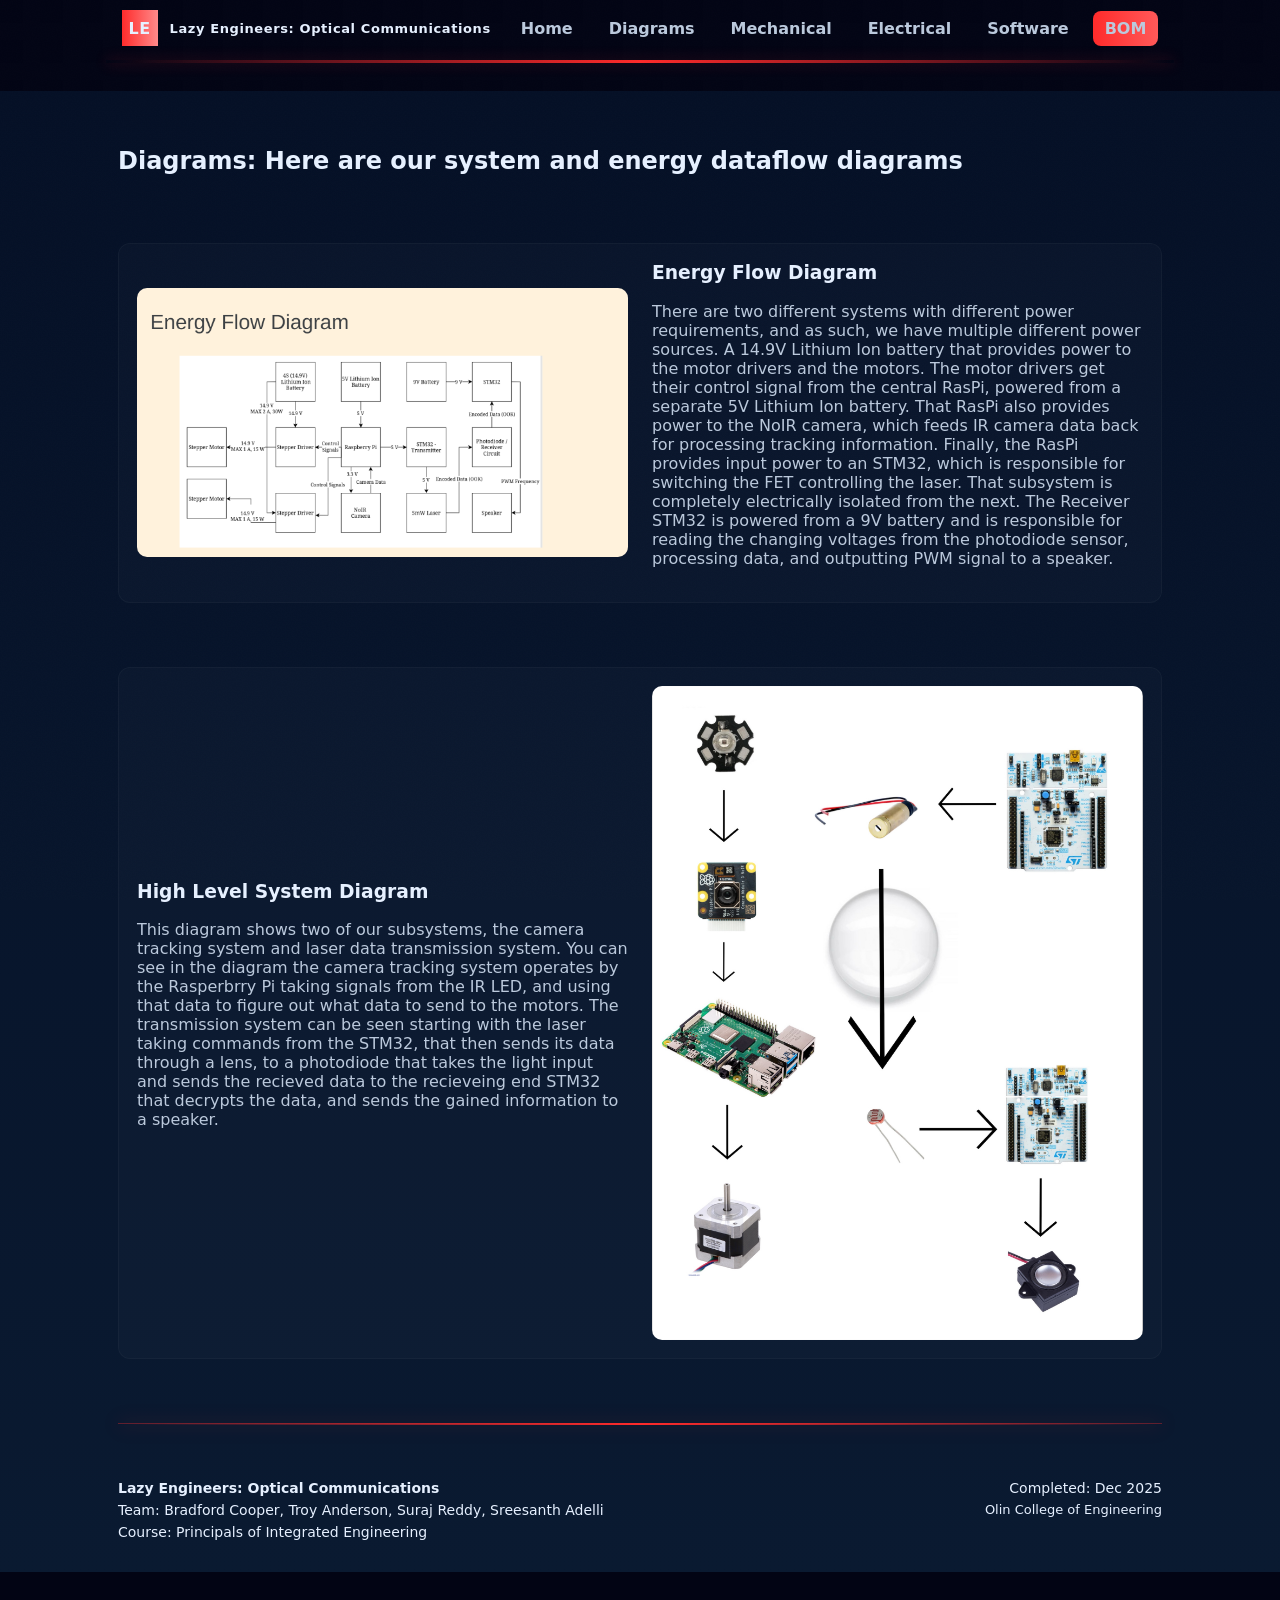
<file: diagrams.html>
<!doctype html>
<html lang="en">
<head>
  <meta charset="utf-8" />
  <meta name="viewport" content="width=device-width,initial-scale=1" />
  <title>Diagrams — Lazy Engineers: Optical Communications</title>
  <meta name="description" content="Diagrams for the LaserComms project." />
  <link rel="stylesheet" href="style.css">
  <style>
    /* Increase the font size of the Diagrams title */
    #diag-intro .section-title h2 { font-size: 1.5em; }
    /* Add extra spacing between diagram sections */
    .diagram-section { margin-bottom: 4rem; }
  </style>
</head>

<script>
/* Robust nav active highlighter — place this at the end of each page (before </body>) */
(function(){
  function normalizePageName(name){
    name = (name||'').toLowerCase().trim();
    // strip querystring
    name = name.split('?')[0].split('#')[0];
    if(name === '' || name === 'index.html') return 'main.html'; // change if your home file is different
    return name;
  }

  function setActiveNav(){
    const navLinks = document.querySelectorAll('.navlinks a');
    if(!navLinks.length) return;
    // current page file (e.g. 'main.html' or 'software.html')
    const rawPath = window.location.pathname.split('/').pop();
    const current = normalizePageName(rawPath);

    navLinks.forEach(link=>{
      const href = link.getAttribute('href') || '';
      // take last path segment, ignore anchors (#bom) and querystrings
      const linkFile = href.split('/').pop().split('#')[0].split('?')[0];
      const target = normalizePageName(linkFile);
      // handle links that are anchors to the current page like "#bom"
      if(href.startsWith('#')){
        // highlight if on the home/main page or same file with anchor
        if(current === normalizePageName(window.location.pathname.split('/').pop())) {
          // don't auto-activate anchor links unless desired — keep as non-active by default
          link.classList.remove('active');
          return;
        }
      }
      if(target === current){
        link.classList.add('active');
      } else {
        link.classList.remove('active');
      }
    });
  }

  if(document.readyState === 'loading'){
    document.addEventListener('DOMContentLoaded', setActiveNav);
  } else {
    setActiveNav();
  }
})();
</script>


<body>
  <div class="page-bg" aria-hidden="true"></div>
  <div class="noise" aria-hidden="true"></div>

  <!-- Navbar (same as main site) -->
  <nav id="topnav">
    <div class="navbar">
      <div class="brand">
        <div class="logo">LE</div>
        <div style="font-size:13px;color:var(--text)">Lazy Engineers: Optical Communications</div>
      </div>

      <div class="navlinks" role="navigation" aria-label="Main navigation">
        <a href="index.html">Home</a>
        <a href="diagrams.html" class="active">Diagrams</a>
        <a href="mechanical.html">Mechanical</a>
        <a href="electrical.html">Electrical</a>
        <a href="software.html">Software</a>
        <a href="main.html#bom" class="cta-btn">BOM</a>
      </div>
    </div>
    <div class="navbar-divider"></div>
  </nav>

  <main class="wrap">
    <div class="grad g2">
      <section id="diag-intro">
        <div class="section-title"><h2>Diagrams: Here are our system and energy dataflow diagrams</h2></div>
        <!-- <div class="panel placeholder">Here is our system and energy dataflow diagrams:</div> --> <!-- Uncomment if needed -->
      </section>

      <!-- Diagram row 1: image left, text right -->
      <section class="diagram-section panel" aria-labelledby="diag1-heading">
        <div style="display:grid;grid-template-columns:1fr 1fr;gap:24px;align-items:center;">
          <a href="assets/diag1.png" target="_blank" style="display:block;overflow:hidden;border-radius:10px;">
            <img src="assets/diag1.png" alt="System block diagram" style="width:100%;height:100%;object-fit:cover;display:block;transition:transform .25s,opacity .25s;">
          </a>
          <div>
            <h3 id="diag1-heading" style="margin-top:0;color:var(--text)">Energy Flow Diagram</h3>
            <p class="placeholder">There are two different systems with different power requirements, and as such, we have multiple different power sources. A 14.9V Lithium Ion battery that provides power to the motor drivers and the motors. The motor drivers get their control signal from the central RasPi, powered from a separate 5V Lithium Ion battery. That RasPi also provides power to the NoIR camera, which feeds IR camera data back for processing tracking information. Finally, the RasPi provides input power to an STM32, which is responsible for switching the FET controlling the laser. That subsystem is completely electrically isolated from the next. The Receiver STM32 is powered from a 9V battery and is responsible for reading the changing voltages from the photodiode sensor, processing data, and outputting PWM signal to a speaker. </p>
          </div>
        </div>
      </section>

      <!-- Diagram row 2: image right, text left (reverse) -->
      <section class="diagram-section panel" aria-labelledby="diag2-heading">
        <div style="display:grid;grid-template-columns:1fr 1fr;gap:24px;align-items:center;">
          <div>
            <h3 id="diag2-heading" style="margin-top:0;color:var(--text)">High Level System Diagram</h3>
            <p class="placeholder">This diagram shows two of our subsystems, the camera tracking system and laser data transmission system. You 
              can see in the diagram the camera tracking system operates by the Rasperbrry Pi taking signals from the IR LED, and using that data to 
              figure out what data to send to the motors. The transmission system can be seen starting with the laser taking commands from
              the STM32, that then sends its data through a lens, to a photodiode that takes the light input and sends the recieved data to the recieveing end STM32
              that decrypts the data, and sends the gained information to a speaker. 
            </p>
          </div>

          <a href="assets/diag2.png" target="_blank" style="display:block;overflow:hidden;border-radius:10px;justify-self:end;">
            <img src="assets/diag2.png" alt="High Level System Diagram" style="width:100%;height:100%;object-fit:cover;display:block;transition:transform .25s,opacity .25s;">
          </a>
        </div>
      </section>

      <!-- Footer follows immediately after last diagram -->
      <footer aria-label="Footer">
        <div style="display:flex;justify-content:space-between;flex-wrap:wrap;gap:16px;align-items:flex-start">
          <div>
            <div style="font-weight:600;color:var(--text)">Lazy Engineers: Optical Communications</div>
            <div style="margin-top:6px">Team: Bradford Cooper, Troy Anderson, Suraj Reddy, Sreesanth Adelli</div>
            <div style="margin-top:6px">Course: Principals of Integrated Engineering</div>
          </div>
          <div style="text-align:right">
            <div>Completed: Dec 2025</div>
            <div style="margin-top:6px;font-size:13px">Olin College of Engineering</div>
          </div>
        </div>
      </footer>
    </div>
  </main>

  <script>
    // simple hover affordance for diagram images
    document.querySelectorAll('a[href^="assets/diag"] img').forEach(img=>{
      img.parentElement.addEventListener('mouseenter', ()=>{ img.style.transform='scale(0.99)'; img.style.opacity='0.95'; });
      img.parentElement.addEventListener('mouseleave', ()=>{ img.style.transform='none'; img.style.opacity='1'; });
    });

    // keep nav highlight behavior for same-page anchors
    const links = Array.from(document.querySelectorAll('.navlinks a'));
    const sections = links.map(a=>document.querySelector(a.getAttribute('href'))).filter(Boolean);
    function updateActive(){
      let active = sections[0];
      for(const s of sections){
        const r = s.getBoundingClientRect();
        if(r.top <= 120) active = s;
      }
      links.forEach(a=>a.classList.toggle('active', document.querySelector(a.getAttribute('href')) === active));
    }
    window.addEventListener('scroll', updateActive, {passive:true});
    updateActive();
  </script>
</body>
</html>
</file>
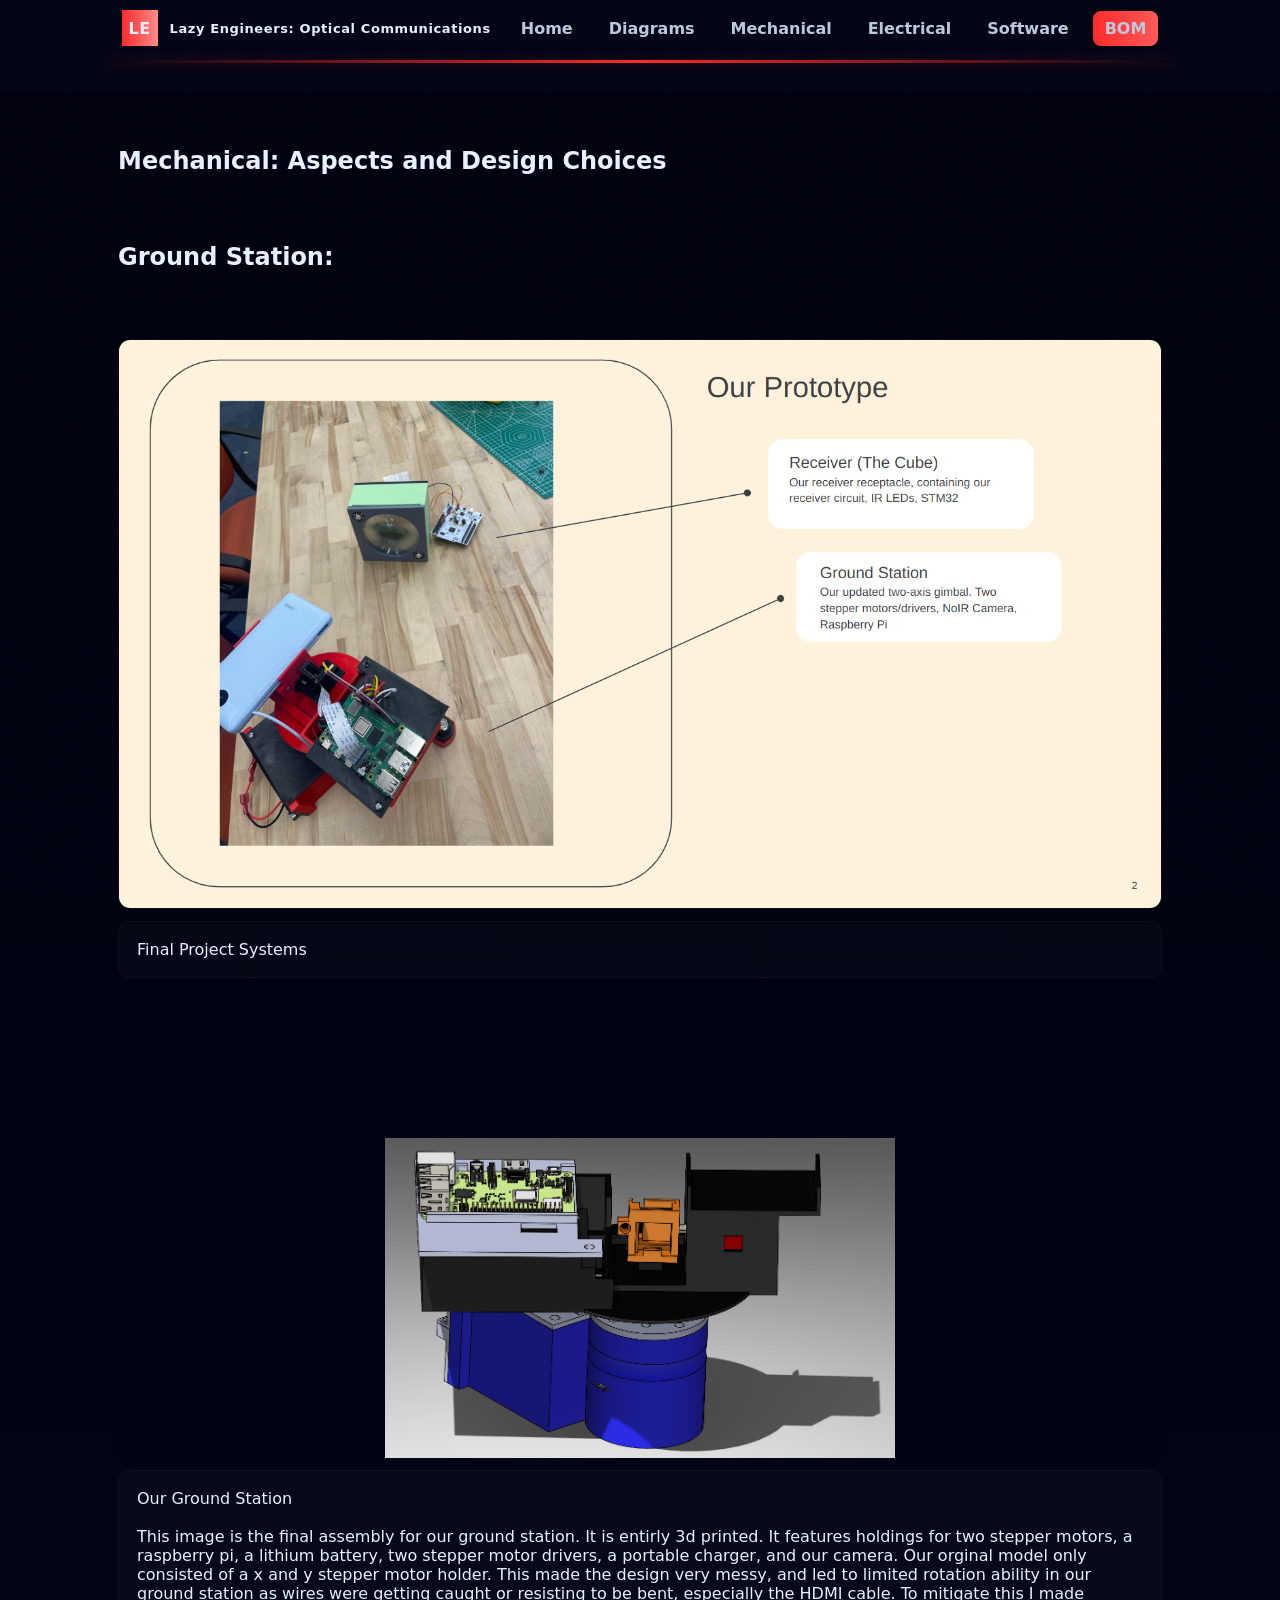
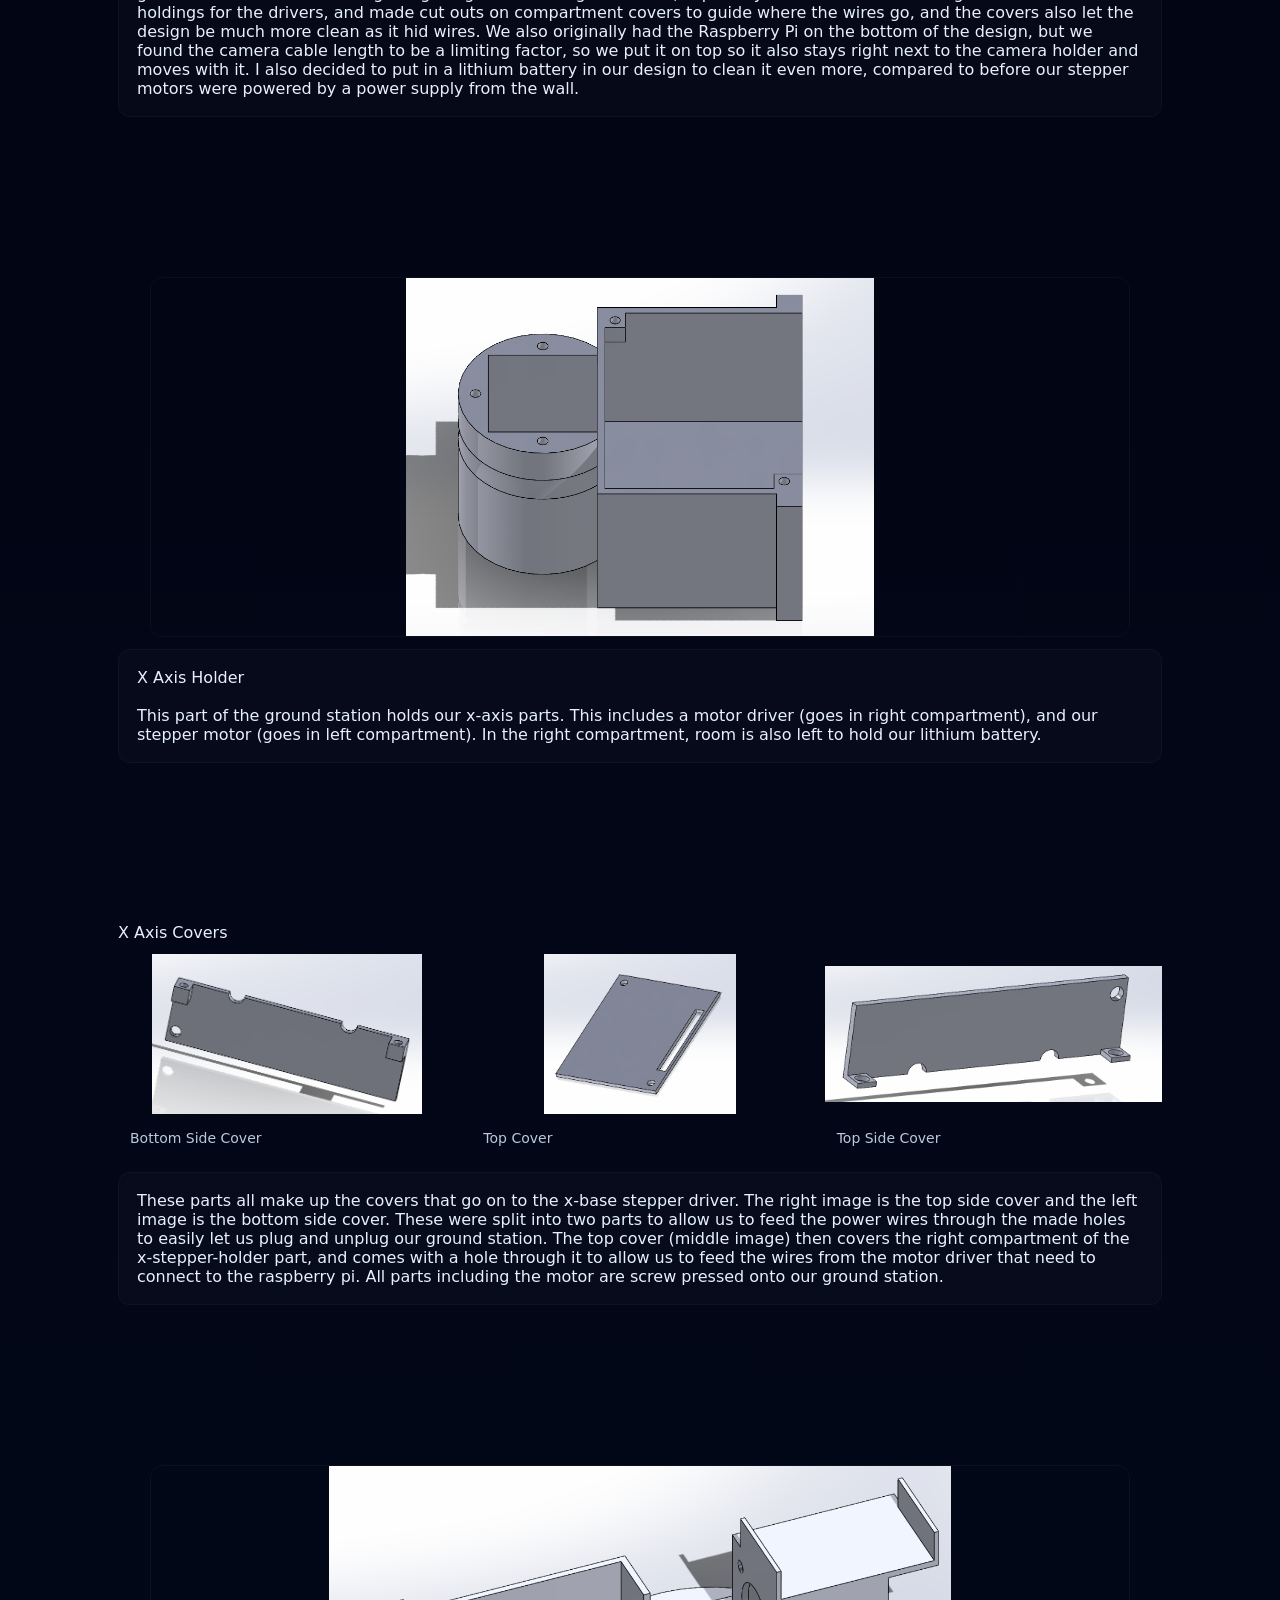
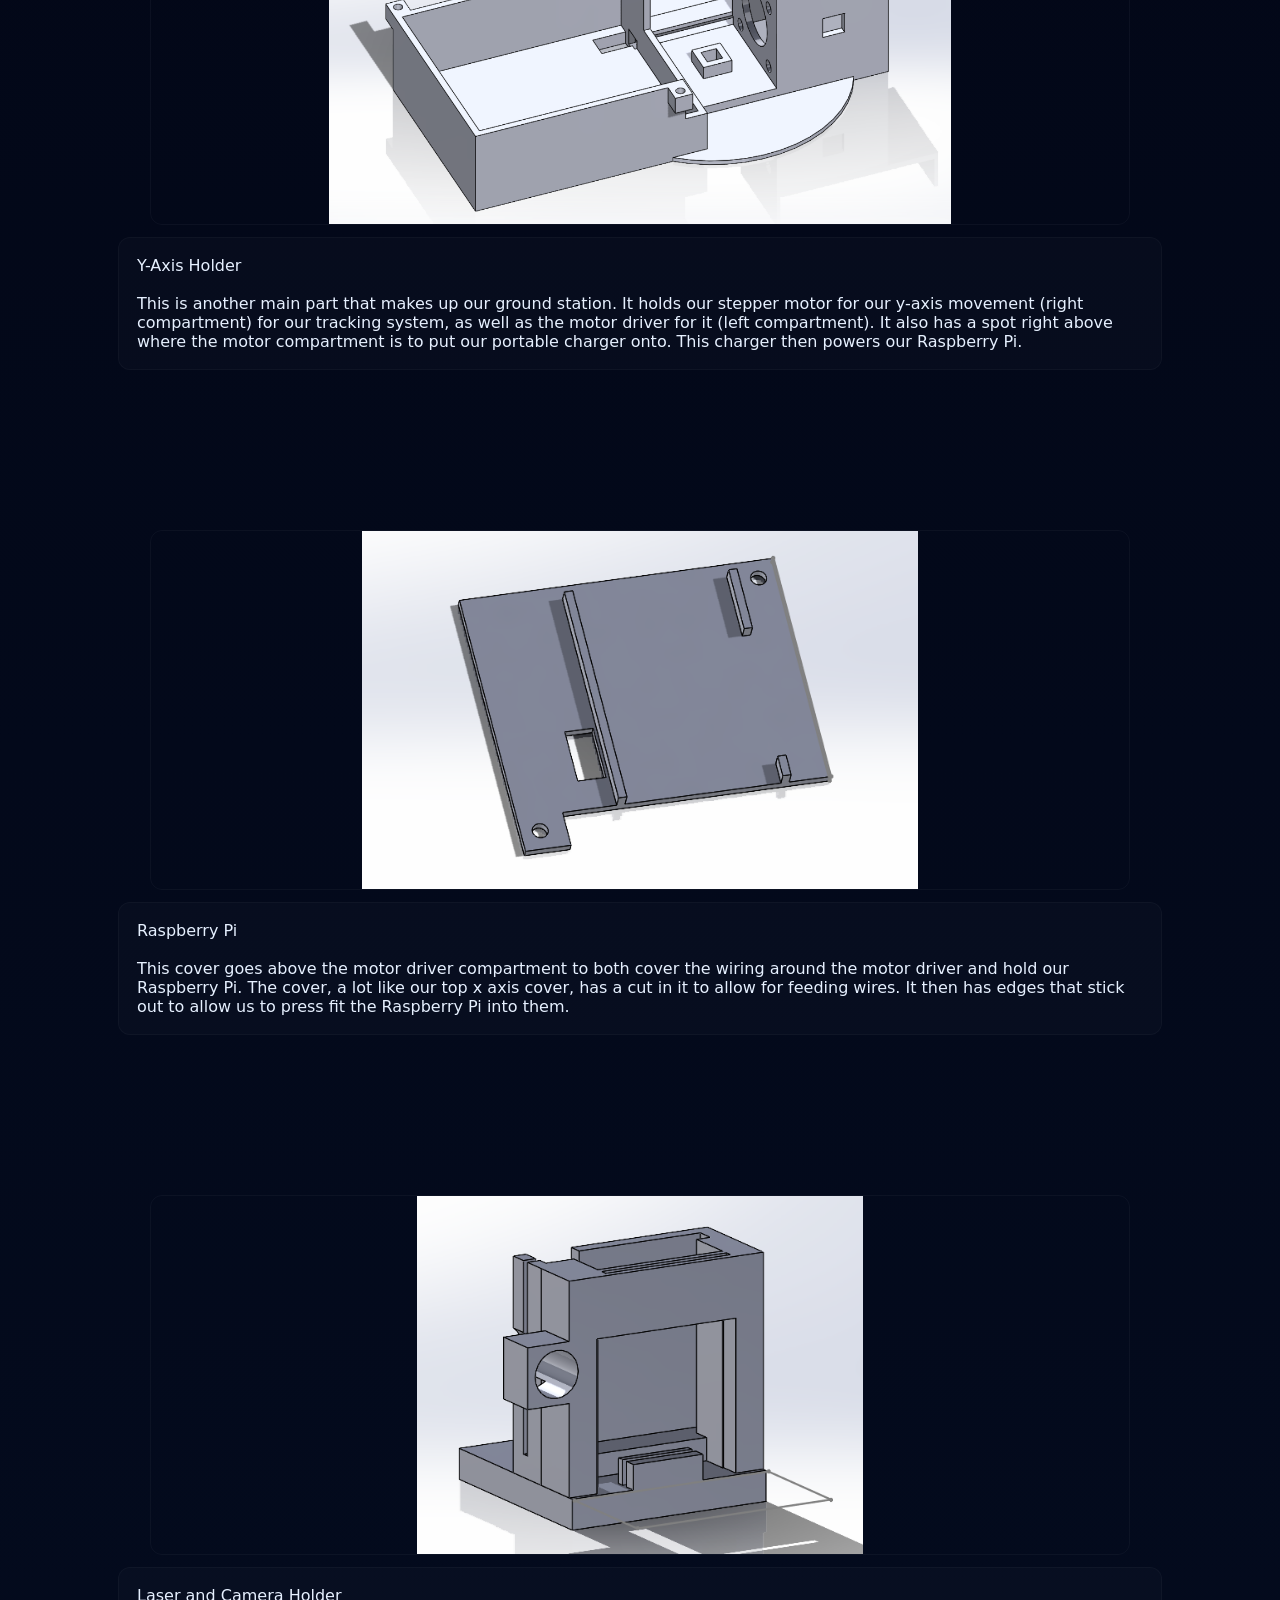
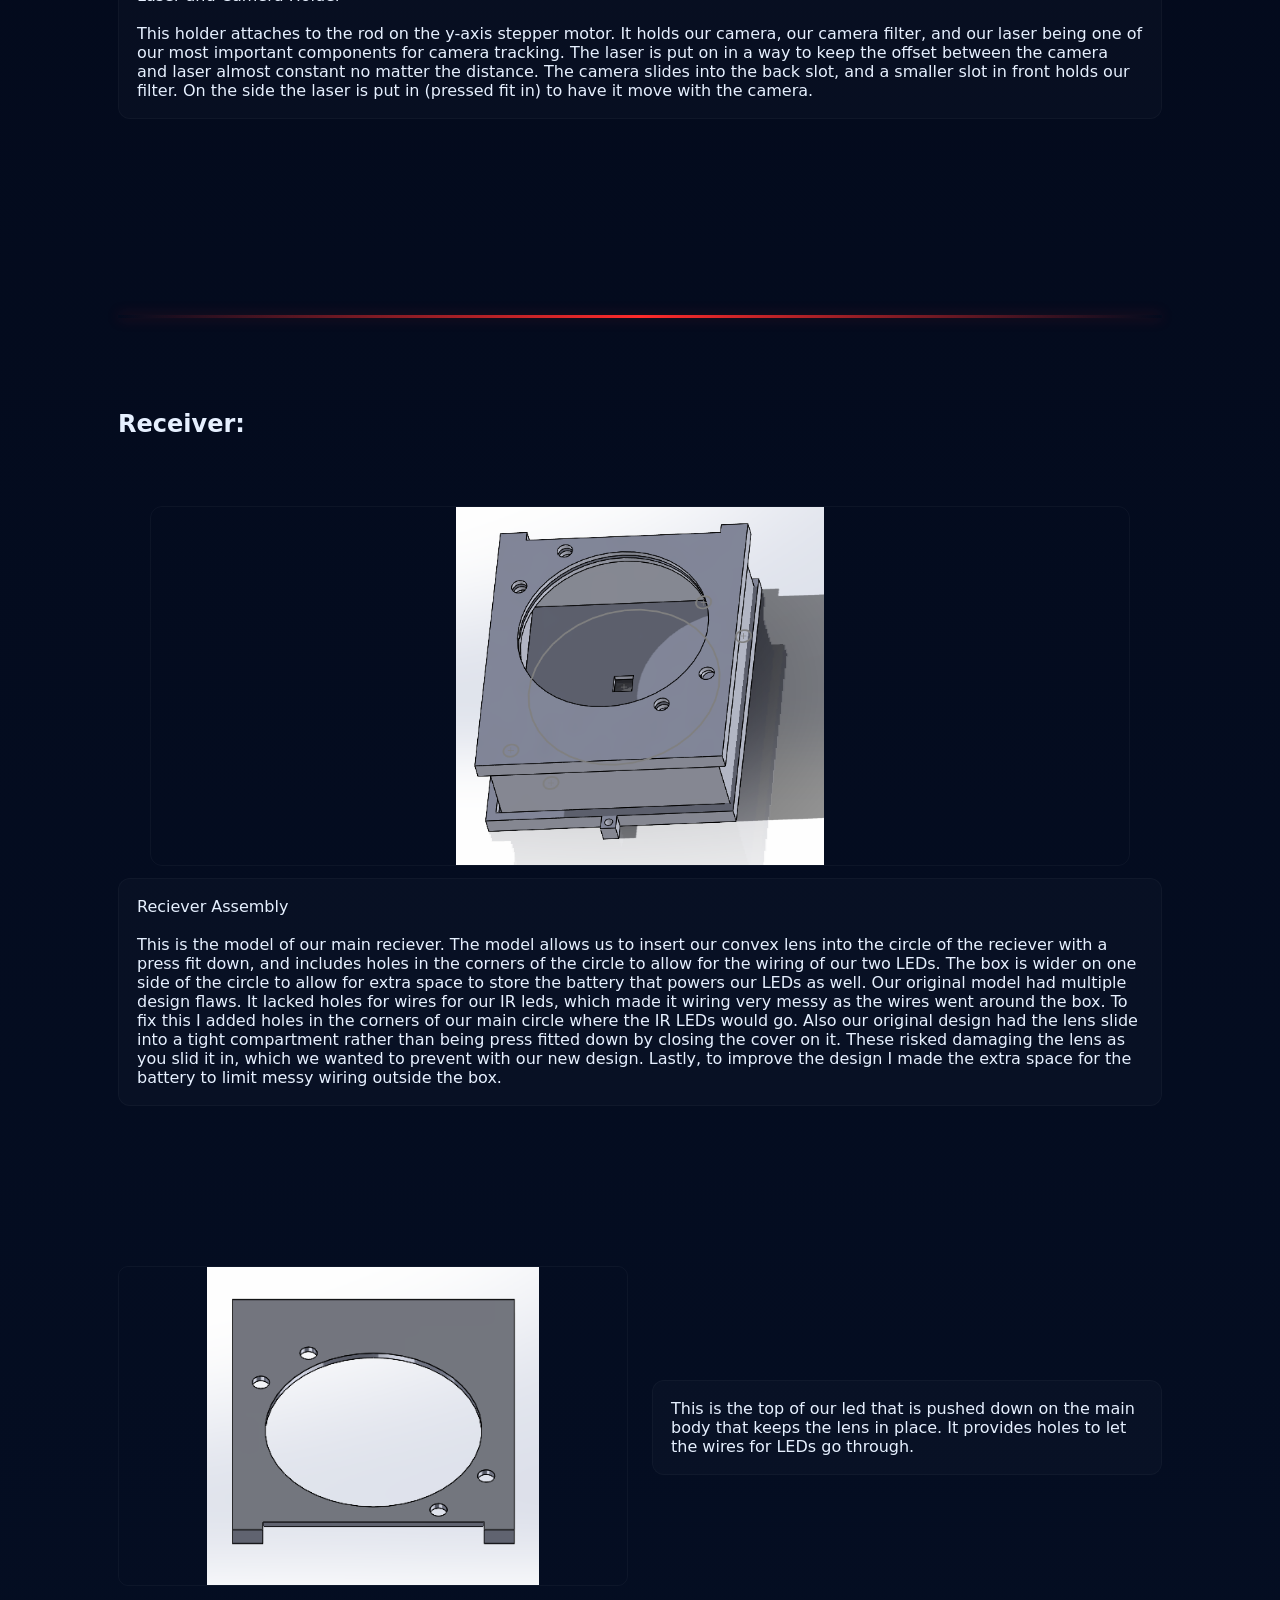
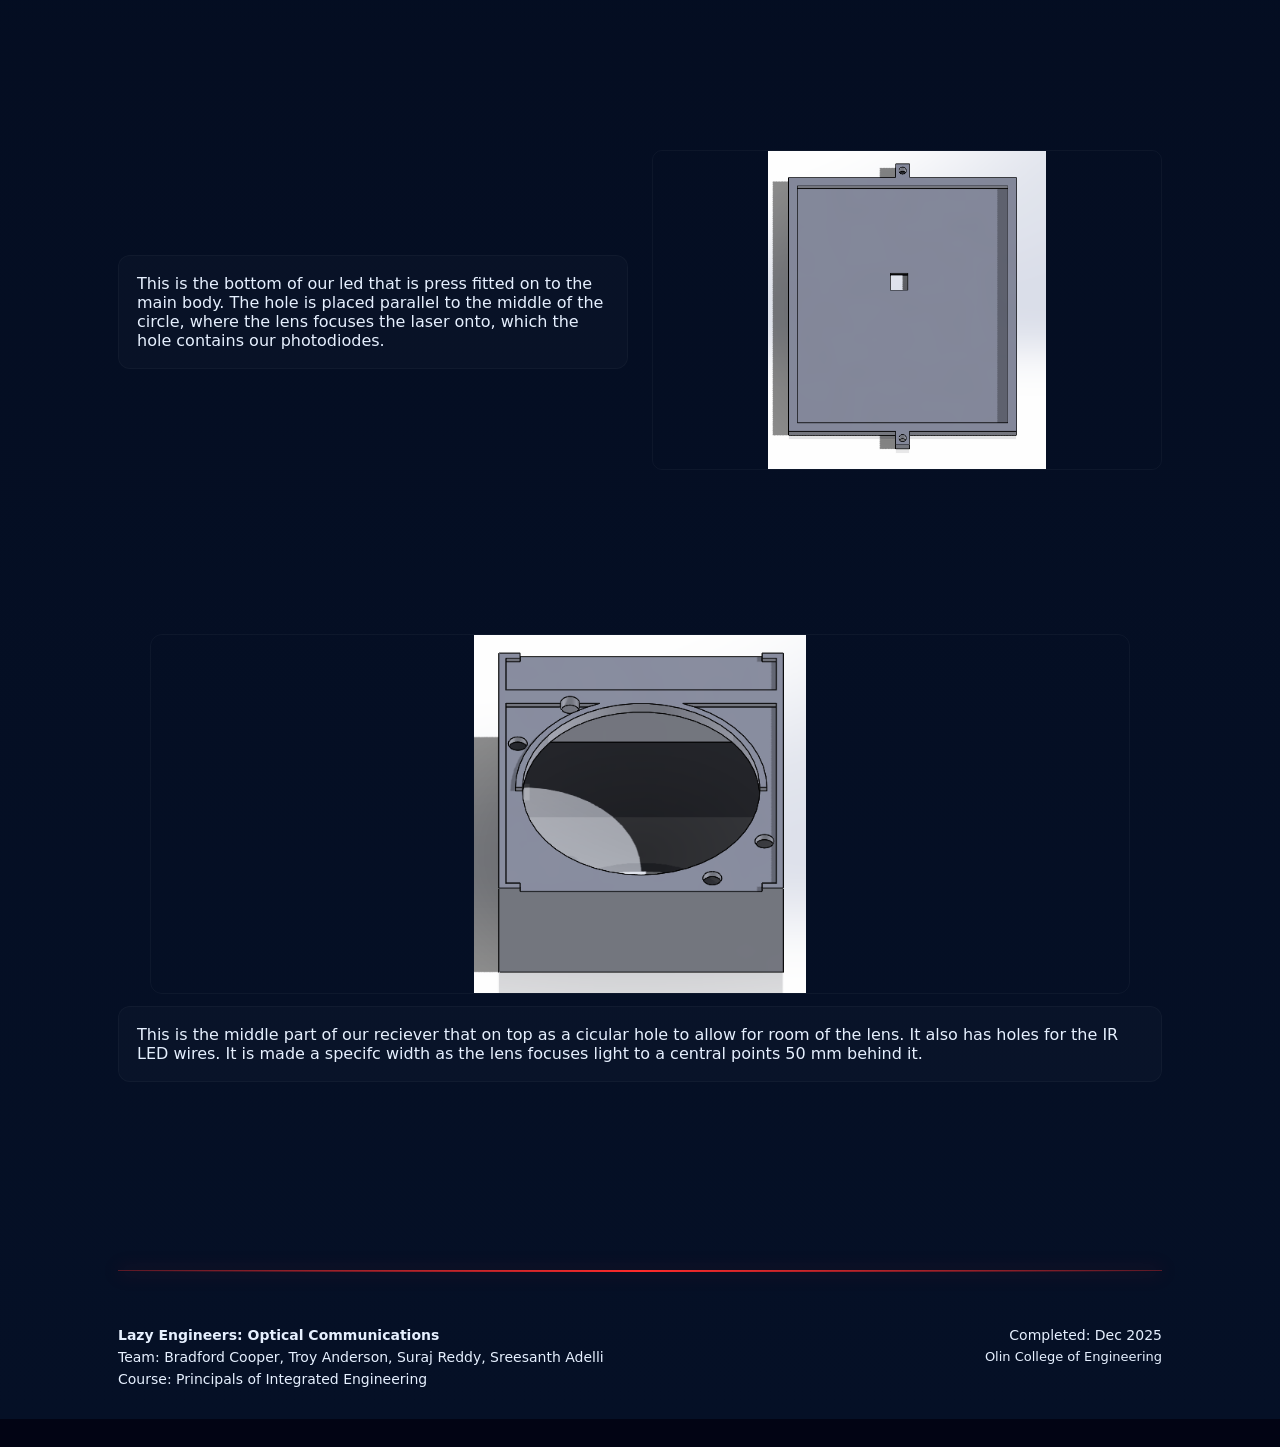
<file: mechanical.html>
<!doctype html>
<html lang="en">
<head>
  <meta charset="utf-8" />
  <meta name="viewport" content="width=device-width,initial-scale=1" />
  <title>Mechanical — Lazy Engineers: Optical Communications</title>
  <meta name="description" content="Mechanical design and ground station imagery." />
  <link rel="stylesheet" href="style.css">
  <style>
    /* Page-specific sizing & spacing */
    .section-title h2 { font-size: 1.5em; }
    .hero-large { max-width:1100; height:580; object-fit:contain; display:block; border-radius:12px; overflow:hidden; border:1px solid rgba(255,255,255,0.04); }
    .large-media { width:100%; max-width:980px; height:360px; object-fit:contain; border-radius:12px; overflow:hidden; border:1px solid rgba(255,255,255,0.04); }
    .three-grid { display:grid; grid-template-columns:repeat(3,1fr); gap:16px; align-items:start; }
    .three-grid img{width:100%;height:160px;object-fit:contain;border-radius:10px}
    .spacer-vertical{margin-bottom:3rem}
    .paired-row{display:grid;grid-template-columns:1fr 1fr;gap:24px;align-items:center}
    .paired-row.reverse{grid-template-columns:1fr 1fr;}
    .section-divider{height:3px;margin:36px 0;background:linear-gradient(90deg,transparent,var(--accent),transparent);box-shadow:0 0 14px rgba(255,43,43,0.28)}

    @media (max-width:880px){
      .paired-row, .three-grid { grid-template-columns:1fr; }
      .three-grid img{height:200px}
      .hero-large{height:320px}
      .large-media{height:260px}
    }
  </style>
</head>

<script>
/* Robust nav active highlighter — place this at the end of each page (before </body>) */
(function(){
  function normalizePageName(name){
    name = (name||'').toLowerCase().trim();
    // strip querystring
    name = name.split('?')[0].split('#')[0];
    if(name === '' || name === 'index.html') return 'main.html'; // change if your home file is different
    return name;
  }

  function setActiveNav(){
    const navLinks = document.querySelectorAll('.navlinks a');
    if(!navLinks.length) return;
    // current page file (e.g. 'main.html' or 'software.html')
    const rawPath = window.location.pathname.split('/').pop();
    const current = normalizePageName(rawPath);

    navLinks.forEach(link=>{
      const href = link.getAttribute('href') || '';
      // take last path segment, ignore anchors (#bom) and querystrings
      const linkFile = href.split('/').pop().split('#')[0].split('?')[0];
      const target = normalizePageName(linkFile);
      // handle links that are anchors to the current page like "#bom"
      if(href.startsWith('#')){
        // highlight if on the home/main page or same file with anchor
        if(current === normalizePageName(window.location.pathname.split('/').pop())) {
          // don't auto-activate anchor links unless desired — keep as non-active by default
          link.classList.remove('active');
          return;
        }
      }
      if(target === current){
        link.classList.add('active');
      } else {
        link.classList.remove('active');
      }
    });
  }

  if(document.readyState === 'loading'){
    document.addEventListener('DOMContentLoaded', setActiveNav);
  } else {
    setActiveNav();
  }
})();
</script>


<body>
  <div class="page-bg" aria-hidden="true"></div>
  <div class="noise" aria-hidden="true"></div>

  <nav id="topnav">
    <div class="navbar">
      <div class="brand">
        <div class="logo">LE</div>
        <div style="font-size:13px;color:var(--text)">Lazy Engineers: Optical Communications</div>
      </div>

      <div class="navlinks" role="navigation" aria-label="Main navigation">
        <a href="index.html">Home</a>
        <a href="diagrams.html">Diagrams</a>
        <a href="mechanical.html" class="active">Mechanical</a>
        <a href="electrical.html">Electrical</a>
        <a href="software.html">Software</a>
        <a href="main.html#bom" class="cta-btn">BOM</a>
      </div>
    </div>
    <div class="navbar-divider"></div>
  </nav>

  <main class="wrap">
    <div class="grad g1">

      <!-- Title -->
      <section>
        <div class="section-title"><h2>Mechanical: Aspects and Design Choices</h2></div>
      </section>

      <div class="section-title"><h2>Ground Station:</h2></div>

      <section class="spacer-vertical">
        <div style="display:flex;justify-content:center;"> 
          <img src="assets/reciever_and_transmitter.png" alt="Mechanical ground station assembly" class="hero-large">
        </div>
        <div style="margin-top:12px" class="panel">Final Project Systems </div>
      </section>


      <!-- Hero shot of ground station assembly -->
      <section class="spacer-vertical">
        <div class="image-wrap">
          <img src="assets/ground_station_assem.png" alt="Power regulation and distribution" class="image-slot contain">
        </div>
        <div style="margin-top:12px" class="panel">Our Ground Station <br> <br>This image is the final assembly for our ground station. It is entirly 3d printed. It features holdings for 
        two stepper motors, a raspberry pi, a lithium battery, two stepper motor drivers, a portable charger, and our camera.
        Our orginal model only consisted of a x and y stepper motor holder. This made the design very messy, and led to limited
        rotation ability in our ground station as wires were getting caught or resisting to be bent, especially the HDMI cable.
        To mitigate this I made holdings for the drivers, and made cut outs on compartment covers to guide where the wires go, and the covers also 
        let the design be much more clean as it hid wires. We also originally had the Raspberry Pi on the bottom of the design,
        but we found the camera cable length to be a limiting factor, so we put it on top so it also stays right next to the camera 
        holder and moves with it. I also decided to put in a lithium battery in our design to clean it even more, compared to before
        our stepper motors were powered by a power supply from the wall. </div>
      </section>

      <!-- Large central image and text -->
      <section class="spacer-vertical">
        <div style="display:flex;justify-content:center;">
          <img src="assets/x_stepper_holder.png" alt="Ground station section" class="large-media contain">
        </div>
        <div style="margin-top:12px" class="panel">X Axis Holder <br> <br>This part of the ground station holds our x-axis parts. This includes a motor driver (goes in right compartment), and our stepper motor
        (goes in left compartment). In the right compartment, room is also left to hold our lithium battery. </div>
      </section>

      <!-- Three images side-by-side -->
      <section class="spacer-vertical">
        <div class="section-title">X Axis Covers</div>
        <div class="three-grid">
          <div>
            <img src="assets/bottom_side_cover.png" alt="Part 1">
            <div class="design-text">Bottom Side Cover</div>
          </div>
          <div>
            <img src="assets/driver_cover.png" alt="Part 2">
            <div class="design-text">Top Cover</div>
          </div>
          <div>
            <img src="assets/top_side_cover.png" alt="Part 3">
            <div class="design-text">Top Side Cover</div>
          </div>
        </div>

        <div style="margin-top:14px" class="panel">These parts all make up the
           covers that go on to the x-base stepper driver. The right image is the top 
           side cover and the left image is the bottom side cover. These were split 
           into two parts to allow us to feed the power wires through the 
        made holes to easily let us plug and unplug our ground station. The top cover (middle image) 
        then covers the right compartment of the x-stepper-holder part, and comes with a hole 
        through it to allow us to feed the wires from the motor driver that need to connect to 
        the raspberry pi. All parts including the motor are 
        screw pressed onto our ground station.</div>
      </section>

      <!-- Another large central image & text -->
      <section class="spacer-vertical">
        <div style="display:flex;justify-content:center;">
          <img src="assets/y_axis_stepper_holder.png" alt="y axis" class="large-media">
        </div>
        <div style="margin-top:12px" class="panel">Y-Axis Holder <br> <br> This is another main part that makes up our ground station. It holds our stepper motor for our y-axis movement (right compartment) for our tracking
        system, as well as the motor driver for it (left compartment). It also has a spot right above where the motor compartment is to put our portable charger onto.
        This charger then powers our Raspberry Pi. </div>
      </section>

         <!-- Another large central image & text -->
      <section class="spacer-vertical">
        <div style="display:flex;justify-content:center;">
          <img src="assets/rasp_pi_cover.png" alt="y axis" class="large-media">
        </div>
        <div style="margin-top:12px" class="panel">Raspberry Pi <br> <br>This cover goes above the motor driver compartment to both cover the wiring around the motor driver and hold our
        Raspberry Pi. The cover, a lot like our top x axis cover, has a cut in it to allow for feeding wires. It then has edges that
        stick out to allow us to press fit the Raspberry Pi into them.</div>
      </section>

      
         <!-- Another large central image & text -->
      <section class="spacer-vertical">
        <div style="display:flex;justify-content:center;">
          <img src="assets/camera_holder.png" alt="y axis" class="large-media">
        </div>
        <div style="margin-top:12px" class="panel">Laser and Camera Holder <br> <br>This holder attaches to the rod on the y-axis stepper motor. It holds our camera, our camera filter, and our laser
        being one of our most important components for camera tracking. The laser is put on in a way to keep the offset between
        the camera and laser almost constant no matter the distance. The camera slides into the back slot, and a smaller slot in front
        holds our filter. On the side the laser is put in (pressed fit in) to have it move with the camera.</div>
      </section>

      <!-- Laser red divider to mark end of ground station -->
      <section>
        <div class="section-divider" aria-hidden="true"></div>
      </section>

        <div class="section-title"><h2>Receiver:</h2></div>


        <section class="spacer-vertical">
        <div style="display:flex;justify-content:center;">
          <img src="assets/reciever_assem.png" alt="y axis" class="large-media">
        </div>
        <div style="margin-top:12px" class="panel">Reciever Assembly <br> <br>This is the model of our main reciever. The model allows us to insert our convex lens into the circle of the reciever
        with a press fit down, and includes holes in the corners of the circle to allow for the wiring of our two LEDs. The box is 
        wider on one side of the circle to allow for extra space to store the battery that powers our LEDs as well. Our original model 
        had multiple design flaws. It lacked holes for wires for our IR leds, which made it wiring very messy as the wires went around the box. 
        To fix this I added holes in the corners of our main circle where the IR LEDs would go. Also our original design had the lens
        slide into a tight compartment rather than being press fitted down by closing the cover on it. These risked damaging the lens
        as you slid it in, which we wanted to prevent with our new design. Lastly, to improve the design I made the extra space for the battery
        to limit messy wiring outside the box. </div>
      </section>


      <!-- Extra components: two paired sections -->
      <section class="spacer-vertical">
        <div class="paired-row">
          <div style="max-width:560px">
            <img src="assets/reciever_top.png" alt="Extra component A" style="width:100%;height:320px;object-fit:contain;border-radius:10px;border:1px solid rgba(255,255,255,0.04)">
          </div>
          <div class="panel">This is the top of our led that is pushed down on the main body that keeps the lens in place. It provides holes to 
        let the wires for LEDs go through. </div>
        </div>
      </section>

      <section class="spacer-vertical">
        <div class="paired-row" style="align-items:center;">
          <div class="panel">This is the bottom of our led that is press fitted on to the main body. The hole is placed parallel to the 
        middle of the circle, where the lens focuses the laser onto, which the hole contains our photodiodes.</div>
          <div style="max-width:560px">
            <img src="assets/reciever_bottom.png" alt="Extra component B" style="width:100%;height:320px;object-fit:contain;border-radius:10px;border:1px solid rgba(255,255,255,0.04)">
          </div>
        </div>
      </section>

      <!-- One more less-than-hero image with text -->
      <section class="spacer-vertical">
        <div style="display:flex;justify-content:center;">
          <img src="assets/reciever_middle.png" alt="Small feature" class="large-media">
        </div>
        <div style="margin-top:12px" class="panel">This is the middle part of our reciever that on top as a cicular hole to allow for room of the lens. It also has holes
        for the IR LED wires. It is made a specifc width as the lens focuses light to a central points 50 mm behind it.</div>
      </section>

     
      </section>

      <!-- ensure footer follows immediately and has breathing room -->
      <section style="padding-bottom:28px"></section>

      <footer aria-label="Footer">
        <div style="display:flex;justify-content:space-between;flex-wrap:wrap;gap:16px;align-items:flex-start">
          <div>
            <div style="font-weight:600;color:var(--text)">Lazy Engineers: Optical Communications</div>
            <div style="margin-top:6px">Team: Bradford Cooper, Troy Anderson, Suraj Reddy, Sreesanth Adelli</div>
            <div style="margin-top:6px">Course: Principals of Integrated Engineering</div>
          </div>
          <div style="text-align:right">
            <div>Completed: Dec 2025</div>
            <div style="margin-top:6px;font-size:13px">Olin College of Engineering</div>
          </div>
        </div>
      </footer>

    </div>
  </main>

  <script>
    // image hover affordances
    document.querySelectorAll('img').forEach(img=>{
      const p = img.parentElement;
      p?.addEventListener('mouseenter', ()=>{ img.style.transform='scale(0.995)'; img.style.opacity='0.96'; });
      p?.addEventListener('mouseleave', ()=>{ img.style.transform='none'; img.style.opacity='1'; });
    });

    // keep nav highlight behavior
    const links = Array.from(document.querySelectorAll('.navlinks a'));
    const sections = links.map(a=>document.querySelector(a.getAttribute('href'))).filter(Boolean);
    function updateActive(){
      let active = sections[0];
      for(const s of sections){
        const r = s.getBoundingClientRect();
        if(r.top <= 120) active = s;
      }
      links.forEach(a=>a.classList.toggle('active', document.querySelector(a.getAttribute('href')) === active));
    }
    window.addEventListener('scroll', updateActive, {passive:true});
    updateActive();
  </script>
</body>
</html>
</file>
<file: style.css>
:root{
  --bg-0: #020414;
  --bg-1: #051026;
  --bg-2: #07132a;
  --bg-3: #0a1a31;
  --bg-4: #0c2138;
  --bg-5: #0f2740;
  --panel: rgba(255,255,255,0.02);
  --accent: #ff2b2b;
  --muted:#bbc9dc;
  --text: #e6f0ff;
  --max-w:1100px;
  font-family: Inter, ui-sans-serif, system-ui, -apple-system, "Segoe UI", Roboto, "Helvetica Neue", Arial;
  color: var(--text);
}

*{box-sizing:border-box}
html,body{height:100%;margin:0;padding:0;background:var(--bg-0);scroll-behavior:smooth;display:flex;flex-direction:column;min-height:100vh;}
main{flex:1 0 auto;}
a{color:inherit;text-decoration:none}
.wrap{max-width:var(--max-w);margin:0 auto;padding:28px}

.page-bg{position:fixed;inset:0;pointer-events:none;z-index:0;opacity:0.06;background-image:linear-gradient(transparent 23px, rgba(255,255,255,0.02) 24px),linear-gradient(90deg, transparent 23px, rgba(255,255,255,0.02) 24px);background-size:40px 40px;mix-blend-mode:screen}
.noise{position:fixed;inset:0;pointer-events:none;z-index:1;opacity:0.04;background-image:url('data:image/svg+xml;utf8,<svg xmlns="http://www.w3.org/2000/svg" width="120" height="120"><filter id="n"><feTurbulence type="fractalNoise" baseFrequency="0.8" numOctaves="4" stitchTiles="stitch"/></filter><rect width="120" height="120" filter="url(%23n)" opacity="0.4"/></svg>');}

nav{position:static;margin:0 auto 0;z-index:60}
.navbar{display:flex;align-items:center;gap:18px;background:transparent;padding:10px 16px;flex-wrap:wrap;}
.brand{font-weight:700;letter-spacing:0.6px;display:flex;align-items:center;gap:12px}
.brand .logo{width:36px;height:36px;border-radius:0;background:linear-gradient(90deg,var(--accent),#ff8a8a);box-shadow:none;display:flex;align-items:center;justify-content:center;font-weight:800;color:var(--text)}
.navlinks{margin-left:auto;display:flex;gap:12px;align-items:center;flex-wrap:wrap}
.navlinks a{padding:8px 12px;border-radius:8px;font-weight:600;color:var(--muted);position:relative}
.navlinks a::after{content:"";position:absolute;left:10%;right:10%;bottom:-6px;height:2px;background:linear-gradient(90deg,transparent,var(--accent),transparent);opacity:0;transition:opacity .25s}
.navlinks a:hover::after{opacity:1}
.navlinks a:hover{color: var(--accent);background: rgba(255,43,43,0.04);}
.navlinks a.active{color: var(--accent);background: rgba(255,43,43,0.04);}
.cta-btn{background:linear-gradient(90deg,var(--accent),#ff5959);padding:8px 14px;border-radius:10px;color:white;font-weight:700}
.navbar-divider{content:"";display:block;height:3px;width:100%;margin-top:4px;background:linear-gradient(90deg,transparent,var(--accent),transparent);box-shadow:0 0 14px rgba(255,43,43,0.3)}

header.hero{padding:48px 0 36px;position:relative;z-index:2;display:flex;align-items:center;justify-content:center;background:linear-gradient(180deg,#01020f 0%, transparent 100%);}
.hero-media{width:100%;max-width:980px;border-radius:12px;overflow:hidden;border:1px solid rgba(255,255,255,0.04)}
.hero-media img, .hero-media video{display:block;width:100%;height:480px;object-fit:cover}
.hero-caption{padding:12px 16px;color:var(--muted);font-weight:600;background:rgba(0,0,0,0.18)}

section{padding:56px 0;position:relative;z-index:2;background:transparent;margin-bottom:0;}
.grad{position:relative;margin-left:calc(50% - 50vw);margin-right:calc(50% - 50vw);padding-left:calc(50vw - 50%);padding-right:calc(50vw - 50%) }
.g1{background:linear-gradient(180deg,#01020f 0%, var(--bg-1) 100%)}
.g2{background:linear-gradient(180deg,var(--bg-1) 0%, var(--bg-3) 100%)}
.g3{background:linear-gradient(180deg,var(--bg-3) 0%, var(--bg-5) 100%)}
.grad > *{position:relative;z-index:2}
.section-title{margin-bottom:12px}
.section-title h2{margin:0;color:var(--text)}
.panel{padding:18px;border-radius:12px;border:1px solid rgba(255,255,255,0.03);background:var(--panel);color:var(--text)}
.placeholder{color:var(--muted)}
.cards{display:grid;grid-template-columns:repeat(auto-fit,minmax(200px,1fr));gap:18px}
.design-grid{grid-template-columns:repeat(3,1fr)}
.design-card{display:block;border-radius:12px;overflow:hidden;border:1px solid rgba(255,255,255,0.05);background:var(--panel);transition:transform .25s,opacity .25s, box-shadow .25s;cursor:pointer;position:relative;color:var(--text)}
.design-card::after{content:"";position:absolute;left:8%;right:8%;bottom:-6px;height:8px;background:linear-gradient(90deg,transparent,var(--accent),transparent);opacity:0;filter:blur(10px);transition:opacity .25s}
.design-card img{width:100%;height:180px;object-fit:cover;display:block}
.design-card:hover{transform:scale(0.97);opacity:0.85;box-shadow:0 8px 24px rgba(255,43,43,0.18)}
.design-card:hover::after{opacity:1}
.design-text{padding:12px;color:var(--muted);font-size:14px}
footer{flex-shrink:0;padding:56px 0 32px;margin-top:0;color:var(--text);font-size:14px;border-top:1px solid rgba(255,43,43,0.35);position:relative}
footer::before{content:"";position:absolute;top:-1px;left:0;right:0;height:2px;background:linear-gradient(90deg,transparent, var(--accent), transparent);box-shadow:0 0 18px rgba(255,43,43,0.35);}
@media (max-width:880px){.navlinks{display:none}.hero-media img, .hero-media video{height:320px}}
/* Generic image slot used across your pages */
.image-slot {
  width: 100%;
  height: 320px;            /* tweak for your design */
  display: block;
  object-fit: cover;        /* <-- picks up cropping behavior (cover vs contain) */
  object-position: center;  /* change to 'top' or '20% 10%' to adjust focal point */
  border-radius: 10px;
  overflow: hidden;
  transition: transform .22s ease;
}

/* If you want a fixed aspect-ratio instead of fixed height (modern browsers) */
.image-slot.aspect-16-9 {
  aspect-ratio: 16 / 9;     /* keeps box proportional; no explicit height needed */
  height: auto;
  object-fit: cover;
}

/* For diagrams where you must show entire image (no cropping): */
.image-slot.contain {
  object-fit: contain;
  background: rgba(0,0,0,0.03);  /* letterbox background */
}

/* background-image pattern (useful for perfect fill + overlay text) */
.image-bg {
  width:100%;
  height:320px;
  border-radius:10px;
  background-size: cover;        /* fills, cropping as needed */
  background-position: center;
  background-repeat: no-repeat;
}

/* small responsive tweaks */
@media (max-width:880px){
  .image-slot { height:220px; }
  .image-bg { height:220px; }
}


.video-frame {
  width: 100%;
  max-width: 980px;
  aspect-ratio: 16 / 9;   /* lock shape */
  margin: 0 auto;
  border-radius: 12px;
  overflow: hidden;
  border: 1px solid rgba(255,255,255,0.04);
  background: #000;      /* prevents flash */
}

.video-frame video {
  width: 100%;
  height: 100%;
  object-fit: cover;     /* or contain if preferred */
  display: block;
}
</file>
